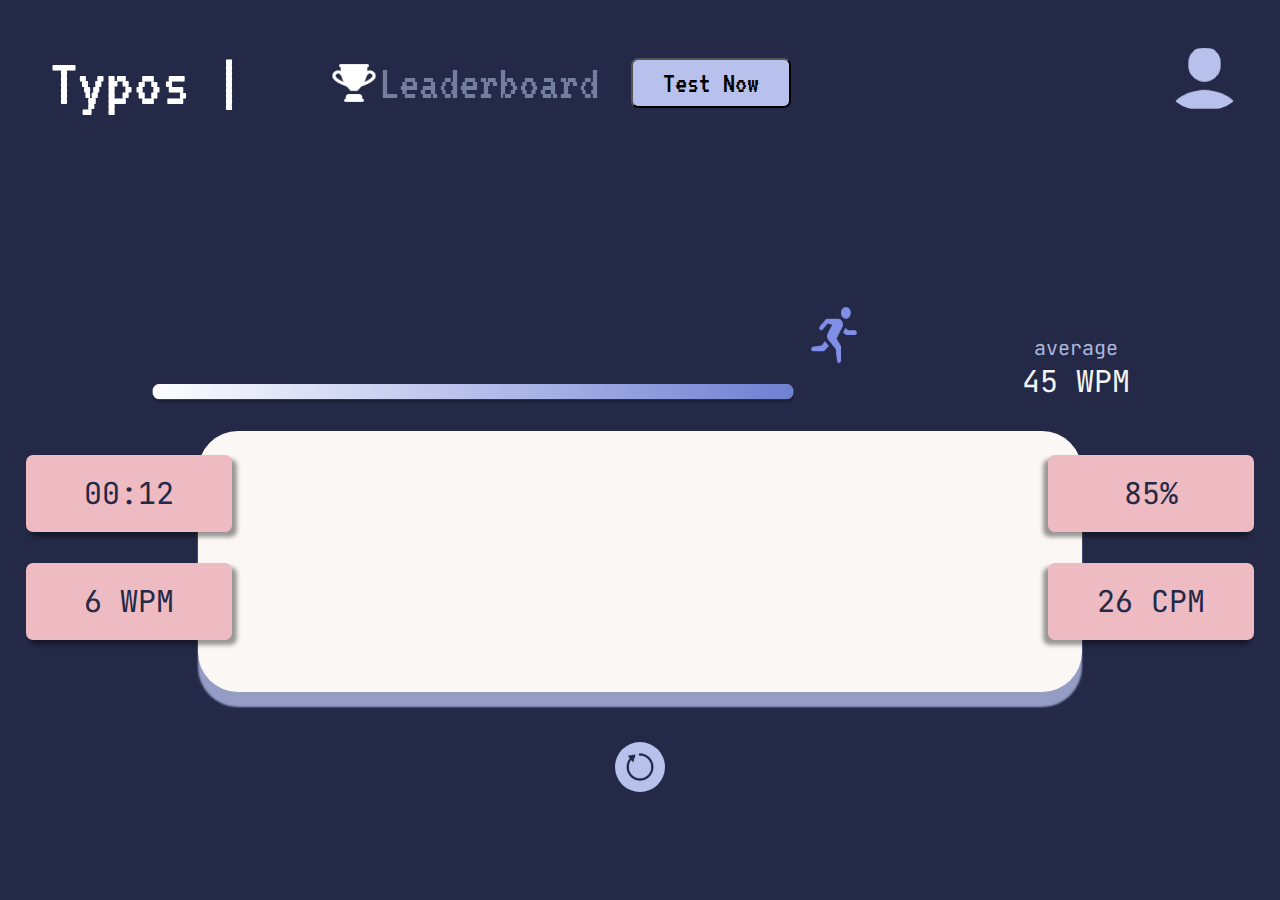
<file: landingPage.htm>
<!DOCTYPE html>
<html lang="en">
<head>
  <link rel="preconnect" href="https://fonts.googleapis.com">
<link rel="preconnect" href="https://fonts.gstatic.com" crossorigin>
<link href="https://fonts.googleapis.com/css2?family=Cascadia+Code:ital,wght@0,200..700;1,200..700&family=JetBrains+Mono:ital,wght@0,100..800;1,100..800&family=Merriweather:ital,opsz,wght@0,18..144,300..900;1,18..144,300..900&family=Poppins:ital,wght@0,100;0,200;0,300;0,400;0,500;0,600;0,700;0,800;0,900;1,100;1,200;1,300;1,400;1,500;1,600;1,700;1,800;1,900&family=Roboto:ital,wght@0,100..900;1,100..900&family=Tagesschrift&family=VT323&display=swap" rel="stylesheet">
<link rel="stylesheet" href="landingPage.css">
  <meta charset="UTF-8">
  <meta name="viewport" content="width=device-width, initial-scale=1.0">
  <title>Typos</title>
</head>
<body>
  <main>
    <header>
      <div class="header">
        <div class="header-left">
          <div >Typos</div>
        <div style="margin-left:25px">|</div>
      </div>
      <div class="header-center">
        <img src="./IMAGES/leaderboard.png"  alt="">
        <div style="font-size: 50px; color: rgb(116, 126, 157); ">Leaderboard</div>
        <div><button class="test">Test Now</div>
      </div>
        <div class="header-right">
          <img src="./IMAGES/profile.png" >
        </div>
      </div>
    </header>
    <div class="middle-part">
      <div class="runner">
        <img src="./IMAGES/rectangle.png" class="path" width="80%" height="21">
        <img src="./IMAGES/running.png" class="man" width="10%" >
      </div>
      <div class="average"><div class="heading">average</div>
      <div class="value">45 WPM</div>
    </div>
    </div>
    <div class="fn">
    <div class="typing-area">
    </div>
    <div id="timer">00:12</div>
    <div id="WPM">6 WPM</div>
    <div id="CPM">26 CPM</div>
    <div id="accuracy">85%</div>
  </div>
    <div class="restart-button">
      <button class="restart">
      <img src="./IMAGES/restart.png" width="100%" alt="">
    </button>
    </div>
  </main>
</body>
</html>
</file>
<file: landingPage.css>
body{
  margin: 0;
  padding: 0;
  background-color: #232946;
}
.header{
  margin-top: 55px;
  height: 55px;
  display: flex;
  align-items: center;
  justify-content: space-between;
}
.header-left{
  font-family: "VT323";
  display: flex;
  flex-direction: row;
  color:white;
  font-size: 70px ;
  margin-left: 50px;
}
.right{
  display: flex;
  margin-right: 4%;
  align-items: center;
}
.header-center{
  font-family: "VT323";
  display: flex;
  position: relative;
  right: 10vw;
}
.header-center img{
  width: 50px;
  height: 50px;
  display: block;
}
.test{
  font-size: 65px ;
  margin-left: 35%;
}
.header-right{
  width: 90px;
  height: 70px;
  margin-right: 2%;
  margin-left: 5%;
}
.header-right img{
  width: 90%;
  height: 90%;
  object-fit: cover;
  border-radius: 50%;
  margin-right: 5%;
}
.test{
  background-color: #B8C1EC;
  font-family: "VT323";
  font-weight: 10px;
  margin-left: 20%;
  width:160px;
  height: 50px;
  font-size:30px ;
  border-radius: 7px;
}
.test:hover{
  transform: scale(1.1);
  transition: all 0.1s ease-in-out;
}
.typing-area{
  display: flex;
  justify-content: center;
  align-items: center;
  padding:0% 7%;
  margin-top: 30px;
  background-color: rgb(250, 247, 244);
  border-radius: 40px;
  border: none;
  width: 55vw;
  height: 29vh;
  box-shadow: 0px 15px 2px 0px #B8C1ECC3;
  overflow:hidden;
}
.fn{
  position: relative;
  display: flex;
  justify-content: center;
  width: 100%;
}

#timer{
  font-family:"JetBrains Mono" ;
  width: 13vw;
  height: 7vh;
  display: flex;
  justify-content: center;
  align-items: center;
  padding: 7px 20px;
  position: absolute;
  bottom: 55%;
  left: 2%;
  font-size: 30px;
  color:#232946;
  background: #EEBBC3;
  border-radius: 7px;
  box-shadow: .32vi .32vi .32vi rgba(0, 0, 0, 0.392);
}

#WPM{
  margin-top: 5px;
  display: flex;
  width: 13vw;
  height: 7vh;
  display: flex;
  justify-content: center;
  align-items: center;
  justify-content: center;
  align-items: center;
  font-family:"JetBrains Mono" ;
  position: absolute;
  bottom:18%;
  left: 2%;
  padding: 7px 20px;
  font-size: 30px;
  color:#232946;
  background: #EEBBC3;
  border-radius: 7px;
  box-shadow: .32vi .32vi .32vi rgba(0, 0, 0, 0.392);
}
#CPM{
  font-family:"JetBrains Mono" ;
  padding: 7px 20px;
  width: 13vw;
  height: 7vh;
  display: flex;
  justify-content: center;
  align-items: center;
  position: absolute;
  bottom: 18%;
  right: 2%;
  font-size: 30px;
  color:#232946;
  background: #EEBBC3;
  border-radius: 7px;
  box-shadow: -.32vi .32vi .32vi rgba(0, 0, 0, 0.392);
}
#accuracy{
  width: 13vw;
  height: 7vh;
  display: flex;
  justify-content: center;
  align-items: center;
  font-family:"JetBrains Mono" ;
  padding: 7px 20px;
  position: absolute;
  bottom:55%;
  right: 2%;
  font-size: 30px;
  color:#232946;
  background: #EEBBC3;
  border-radius: 7px;
  box-shadow: -.32vi .32vi .32vi rgba(0, 0, 0, 0.392);
}
.restart-button{
  margin-top: 50px;
  display: flex;
  align-items: center;
  justify-content: center;
  gap: 10px;
}
.restart{
  display: flex;
  align-items: center;
  justify-content: center;
  align-self: start;
  width: 50px;
  height: 50px;
  border-radius: 50%;
  background: #B8C1EC;
  border: none;
}
.restart:hover{
  transform: scale(1.1);
  transition: all 0.1s ease-in-out;
}

.save-scores{
  width: 75px;
  height: 45px;
  border-radius: 10%;
  background: #B8C1EC;
  font-size: 35px;
  border:none;
  font-family: "VT323";
}
.save-scores:hover{
  transform: scale(1.1);
  transition: all 0.1s ease-in-out;
}

.middle-part{
  margin-top: 25vh;
  display:flex;
  /* align-items: center; */
  justify-content: center;
  gap: 5vw;
}

.runner{
  height: 50px;
}
.progress-bar{
  width: 60vw;
  height: 15px;
  background: linear-gradient( to right, white, #b8c1ec, #7283d4);
  border-radius: 10px;
  position: relative;
}

.man{
  position: relative;
  right:0px;
  top: -35px;
  width: 70px;
  height: 70px;
}
@keyframes moveRight{
  0%{left:0%;}
  100%{left:95%;}
}
.average{
  display: flex;
  flex-direction: column;
  align-items: center;
  justify-content: center;
}
.heading{
  font-family:"JetBrains Mono" ;
  color:#aeb6df;
  font-size: 20px;
}
.value{
  font-family:"JetBrains Mono" ;
  color: whitesmoke;
  font-size: 30px;
}

.para{
  width:100%;
  height:100%;
  padding-top:5px;
  margin:0px;
  word-spacing:0.3rem;
  text-align:center;
}
.word{
  display:inline-block;
  font-family: "Fira Code", monospace;
  font-size:30px;
  color:rgb(163, 167, 167);
}

.correct{
  color:#232946;
}
.incorrect{
  color:rgba(222, 68, 68, 0.925);
  font-weight: 500;
}

@media (max-width: 900px) {
  .header-center img {
    display: none !important;
  }

  .header-center {
    right: 5vw;

  }
}


.letter {
  position: relative;
}

.cursor {
  position: absolute;
  top: 0; 
  left: 0;
  width: 2px;
  height: 100%;
  background-color: rgb(252, 36, 36);
  animation: blink 1s step-start infinite;
}

.moveCursorSpc{
  transform:translateX(15px);
}

@keyframes blink {
  0% {
    opacity: 0;
  }
  50% {
    opacity: 1;
  }
  100% {
    opacity: 0;
  }
}

.para.fade-out {
  opacity: 0;
  transform: translateY(-20px);
  transition: all 1s cubic-bezier(0.41,-0.23, 0, 1.37);
}

#timer.fade-out {
  opacity: 0;
  transform: translateY(-20px);
  transition: all 1s cubic-bezier(0.41,-0.23, 0, 1.37);
}

#accuracy.centered{
  transform: translateX(0%);
  left: 43%;
  transition: all 2s ease-in-out;
}

#WPM.centered{
  transform: translateX(-50%);
  left: 40%;
  transition: all 2s ease-in-out;
}

#CPM.centered{
  transform: translateX(-50%);
  left: 60%;
  transition: all 2s ease-in-out;
}

#modeForm {
  background: white;
  color: black;
  padding: 10px;
  width: 200px;
  height: 100px;
  border-radius: 10px;
  position: absolute;
  top: 60px;
  left: 50%;
  transform: translateX(-50%);

}

.selectModeBtn{
  width: 50px;
  height: 25px;
  border-radius: 5px;
  background: #B8C1EC;
  font-size: 20px;
  border:none;
  font-family: "VT323";
  cursor: pointer;
  position: relative;
  top: 10px;
}

.modes{
  width: 75px;
  height: 43px;
  border-radius: 5px;
  background: #B8C1EC;
  font-size: 35px;
  border:none;
  font-family: "VT323";
}
.modes:hover{
  transform: scale(1.1);
  transition: all 0.1s ease-in-out;
}


.hidden {
  display: none;
}

.visible {
  display: block;
}

.moveCursorSpc{
  transform:translateX(15px);
}
.form_row{
  position:relative;
}
.normal_description,
.sprint_description,
.suddenDeath_description {
  width:10vw;
  background-color:#B8C1EC;
  position: absolute;
  right:16vw;
  top:-1vh;
  display: none;
  /* color:#fdc500; */
}

.optDiv:hover .normal_description,
.optDiv:hover .sprint_description,
.optDiv:hover .suddenDeath_description {
  display: block;
}
</file>
